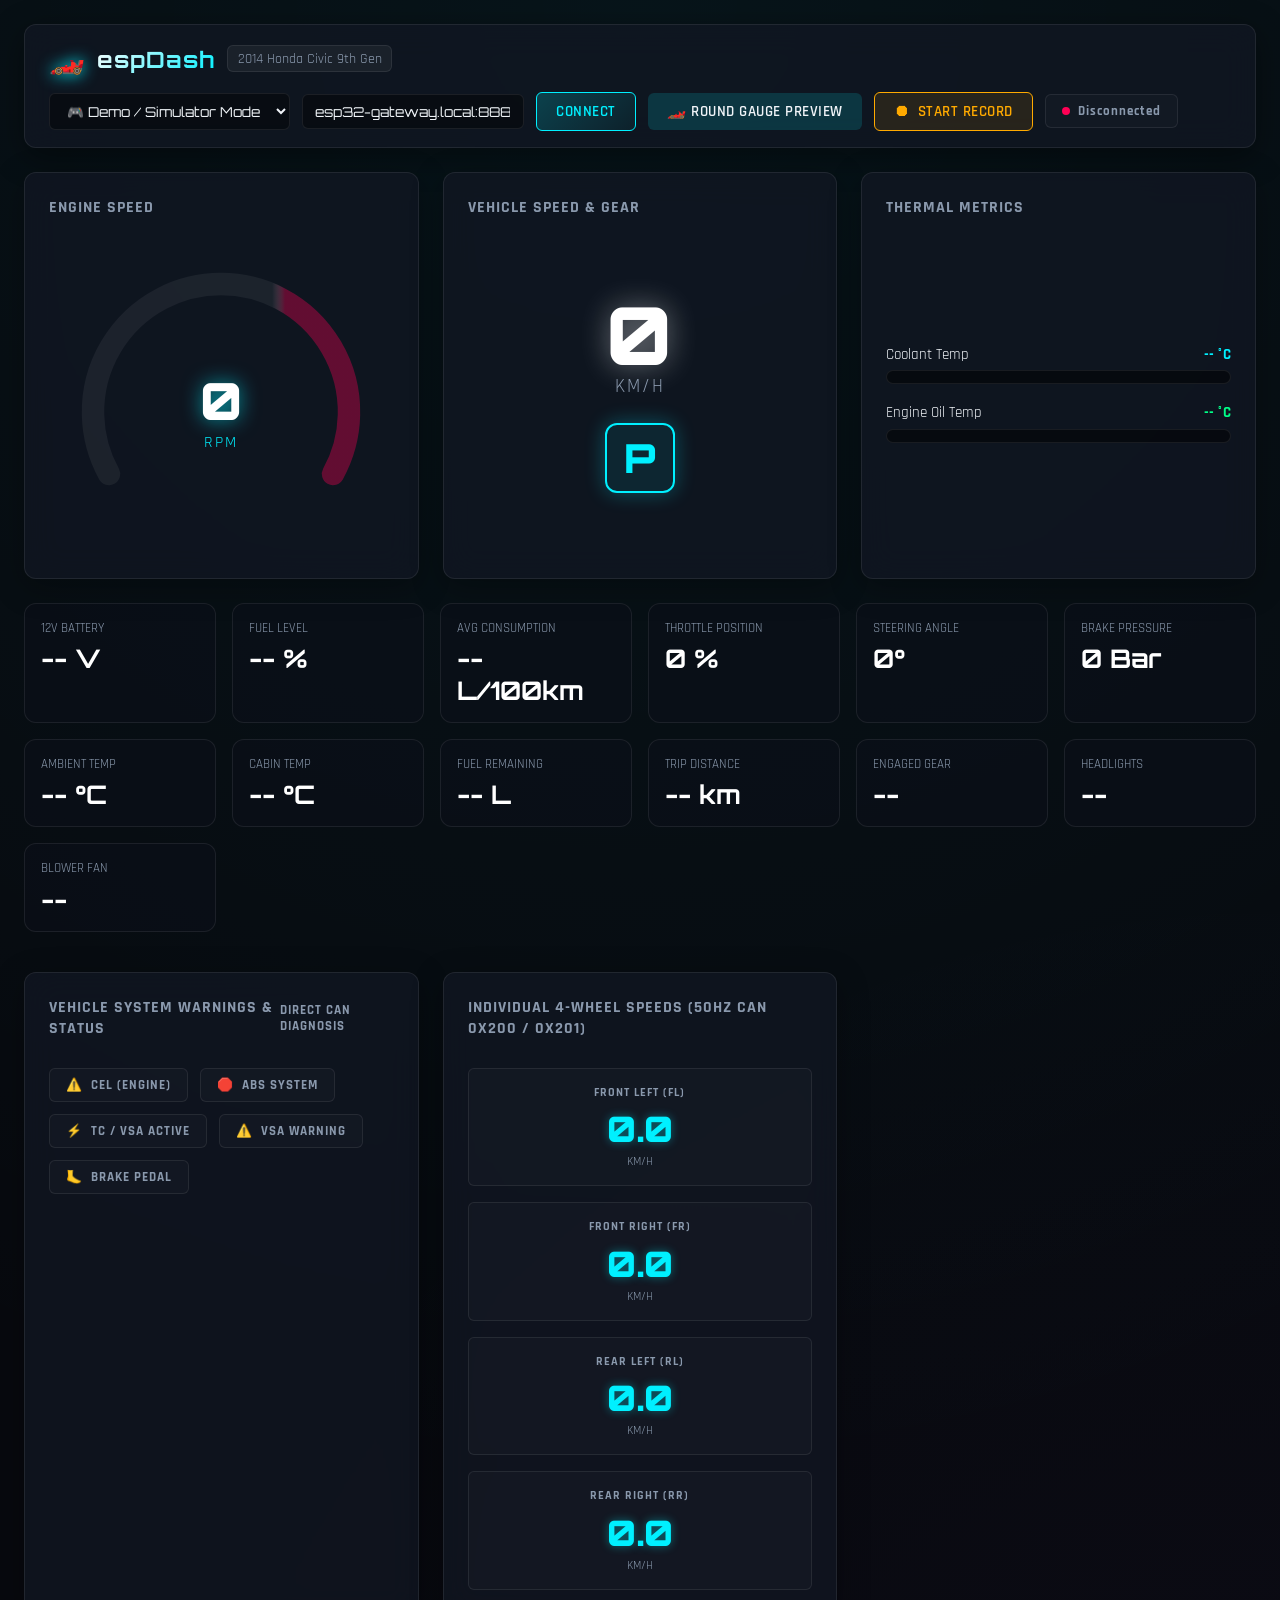
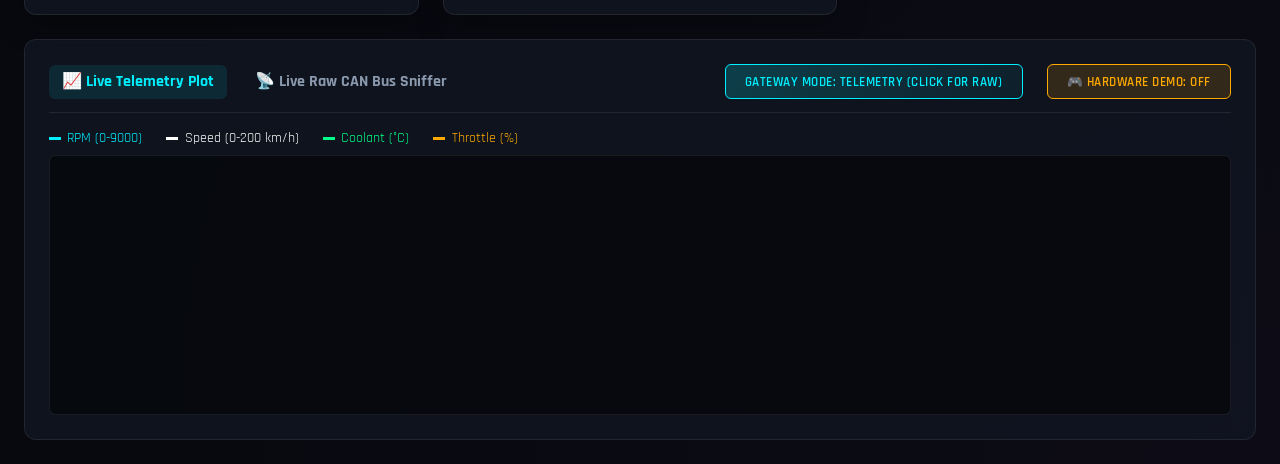
<file: web-dashboard/index.html>
<!DOCTYPE html>
<html lang="en">
<head>
    <meta charset="UTF-8">
    <meta name="viewport" content="width=device-width, initial-scale=1.0">
    <title>espDash - Honda Civic 9th Gen Telemetry Dashboard</title>
    <meta name="description" content="Distributed low-latency automotive telemetry and raw CAN bus sniffer dashboard for 2014 Honda Civic (9th Gen).">
    <link rel="stylesheet" href="style.css">
</head>
<body>

    <!-- TOP CONTROL BAR -->
    <header class="top-bar">
        <div class="brand">
            <span class="logo-icon">🏎️</span>
            <h1>espDash</h1>
            <span class="vehicle-tag">2014 Honda Civic 9th Gen</span>
        </div>

        <div class="controls-group">
            <select id="connectionMode" class="input-field">
                <option value="demo">🎮 Demo / Simulator Mode</option>
                <option value="websocket">WebSocket (Wi-Fi)</option>
                <option value="webserial">WebSerial (USB CDC)</option>
            </select>

            <input type="text" id="wsHost" class="input-field" value="esp32-gateway.local:8888" placeholder="esp32-gateway.local:8888">

            <button id="btnConnect" class="btn btn-primary">Connect</button>

            <!-- ROUND GAUGE PREVIEW LINK -->
            <a href="xiao_round_gauge_preview.html" target="_blank" class="btn" style="background: rgba(0,240,255,0.15); color: var(--color-cyan); border: 1px solid var(--color-cyan); text-decoration: none; display: inline-flex; align-items: center; gap: 6px; font-weight: 600;">
                <span>🏎️ Round Gauge Preview</span>
            </a>

            <!-- RAW CAN LOG RECORDING CONTROL -->
            <button id="btnRecord" class="btn btn-record" disabled>
                <span id="recordDot">⏺</span> <span id="recordLabel">Start Record</span>
                <span id="recordTimer" style="display:none; font-family: var(--font-gauge); font-size: 0.85rem; margin-left: 0.3rem;">00:00</span>
            </button>

            <div id="statusBadge" class="status-badge disconnected">
                <span class="status-dot"></span>
                <span id="statusText">Disconnected</span>
            </div>
        </div>
    </header>

    <!-- MAIN INSTRUMENT CLUSTER -->
    <main class="dashboard-grid">

        <!-- CARD 1: TACHOMETER (RPM GAUGE) -->
        <section class="card">
            <div class="card-title">
                <span>Engine Speed</span>
                <span id="shiftAlert" class="shift-alert-banner">SHIFT!</span>
            </div>
            
            <div class="tach-wrapper">
                <svg class="tach-svg" viewBox="0 0 200 200">
                    <defs>
                        <!-- Background Track Gradient with Integrated Redline Zone (75% to 100%) -->
                        <linearGradient id="bgTrackGradient" x1="0%" y1="0%" x2="100%" y2="0%">
                            <stop offset="0%" stop-color="rgba(255, 255, 255, 0.06)"/>
                            <stop offset="70%" stop-color="rgba(255, 255, 255, 0.06)"/>
                            <stop offset="75%" stop-color="rgba(255, 0, 85, 0.35)"/>
                            <stop offset="100%" stop-color="rgba(255, 0, 85, 0.35)"/>
                        </linearGradient>

                        <!-- Live Dynamic Fill Gradient -->
                        <linearGradient id="tachGradient" x1="0%" y1="0%" x2="100%" y2="0%">
                            <stop offset="0%" stop-color="#00f0ff"/>
                            <stop offset="70%" stop-color="#00ff88"/>
                            <stop offset="90%" stop-color="#ffaa00"/>
                            <stop offset="100%" stop-color="#ff0055"/>
                        </linearGradient>
                    </defs>

                    <!-- Single Integrated Background Arc Track -->
                    <path d="M 30 150 A 80 80 0 1 1 170 150" fill="none" stroke="url(#bgTrackGradient)" stroke-width="14" stroke-linecap="round"/>

                    <!-- Dynamic Live Fill Arc -->
                    <path id="tachFillArc" d="M 30 150 A 80 80 0 1 1 170 150" fill="none" stroke="url(#tachGradient)" stroke-width="14" stroke-linecap="round" stroke-dasharray="377" stroke-dashoffset="377"/>
                </svg>

                <div class="tach-center-readout">
                    <div id="valRpm" class="tach-rpm-val">0</div>
                    <div class="tach-rpm-unit">RPM</div>
                </div>
            </div>
        </section>

        <!-- CARD 2: SPEEDOMETER & TRANSMISSION GEAR -->
        <section class="card">
            <div class="card-title">
                <span>Vehicle Speed & Gear</span>
                <span id="valEngineRunning" style="color: var(--accent-green); font-size: 0.8rem; display:none;">● ENGINE ON</span>
            </div>

            <div class="speed-gear-container">
                <div>
                    <div id="valSpeed" class="speed-val">0</div>
                    <div class="speed-unit" style="text-align: center;">KM/H</div>
                </div>

                <div class="gear-badge-box">
                    <div id="valGear" class="gear-badge">P</div>
                </div>
            </div>
        </section>

        <!-- CARD 3: ENGINE TEMPERATURES (COOLANT & OIL) -->
        <section class="card">
            <div class="card-title">
                <span>Thermal Metrics</span>
                <span id="overheatAlert" style="color: var(--accent-crimson); font-size: 0.8rem; display:none;">⚠️ OVERHEAT</span>
            </div>

            <div class="temp-bars-grid">
                <div class="temp-item">
                    <div class="temp-header">
                        <span>Coolant Temp</span>
                        <span id="valWaterTemp" style="color: var(--accent-cyan); font-weight:700;">-- °C</span>
                    </div>
                    <div class="progress-track">
                        <div id="fillWaterTemp" class="progress-fill"></div>
                    </div>
                </div>

                <div class="temp-item">
                    <div class="temp-header">
                        <span>Engine Oil Temp</span>
                        <span id="valOilTemp" style="color: var(--accent-green); font-weight:700;">-- °C</span>
                    </div>
                    <div class="progress-track">
                        <div id="fillOilTemp" class="progress-fill"></div>
                    </div>
                </div>
            </div>
        </section>

        <!-- TELEMETRY SECONDARY CARDS GRID -->
        <div class="telemetry-cards-grid">
            <div class="mini-card">
                <div class="mini-card-label">12V Battery</div>
                <div id="valBattery" class="mini-card-value">-- V</div>
            </div>

            <div class="mini-card">
                <div class="mini-card-label">Fuel Level</div>
                <div id="valFuelLevel" class="mini-card-value">-- %</div>
            </div>
            <div class="mini-card">
                <div class="mini-card-label">Avg Consumption</div>
                <div id="valFuel" class="mini-card-value">-- L/100km</div>
            </div>

            <div class="mini-card">
                <div class="mini-card-label">Throttle Position</div>
                <div id="valThrottle" class="mini-card-value">0 %</div>
            </div>

            <div class="mini-card">
                <div class="mini-card-label">Steering Angle</div>
                <div id="valSteering" class="mini-card-value">0°</div>
            </div>

            <div class="mini-card">
                <div class="mini-card-label">Brake Pressure</div>
                <div id="valBrake" class="mini-card-value">0 Bar</div>
            </div>

            <div class="mini-card">
                <div class="mini-card-label">Ambient Temp</div>
                <div id="valAmbient" class="mini-card-value">-- °C</div>
            </div>

            <div class="mini-card">
                <div class="mini-card-label">Cabin Temp</div>
                <div id="valCabin" class="mini-card-value">-- °C</div>
            </div>

            <div class="mini-card">
                <div class="mini-card-label">Fuel Remaining</div>
                <div id="valFuelLitres" class="mini-card-value">-- L</div>
            </div>

            <div class="mini-card">
                <div class="mini-card-label">Trip Distance</div>
                <div id="valTrip" class="mini-card-value">-- km</div>
            </div>

            <div class="mini-card">
                <div class="mini-card-label">Engaged Gear</div>
                <div id="valGearNum" class="mini-card-value">--</div>
            </div>

            <div class="mini-card">
                <div class="mini-card-label">Headlights</div>
                <div id="valLights" class="mini-card-value">--</div>
            </div>

            <div class="mini-card">
                <div class="mini-card-label">Blower Fan</div>
                <div id="valFan" class="mini-card-value">--</div>
            </div>
        </div>

        <!-- VEHICLE HEALTH & SYSTEM WARNING BADGES BAR -->
        <section class="card" style="margin-top: 1rem;">
            <div class="card-title">
                <span>Vehicle System Warnings & Status</span>
                <span style="font-size: 0.8rem; color: var(--text-muted);">Direct CAN Diagnosis</span>
            </div>
            <div class="status-badges-container">
                <div id="badgeCEL" class="status-badge status-off">
                    <span class="badge-icon">⚠️</span>
                    <span class="badge-text">CEL (ENGINE)</span>
                </div>
                <div id="badgeABS" class="status-badge status-off">
                    <span class="badge-icon">🛑</span>
                    <span class="badge-text">ABS SYSTEM</span>
                </div>
                <div id="badgeTC" class="status-badge status-off">
                    <span class="badge-icon">⚡</span>
                    <span class="badge-text">TC / VSA ACTIVE</span>
                </div>
                <div id="badgeVSA" class="status-badge status-off">
                    <span class="badge-icon">⚠️</span>
                    <span class="badge-text">VSA WARNING</span>
                </div>
                <div id="badgeBrakeSw" class="status-badge status-off">
                    <span class="badge-icon">🦶</span>
                    <span class="badge-text">BRAKE PEDAL</span>
                </div>
            </div>
        </section>

        <!-- 4-WHEEL INDIVIDUAL SPEEDS VISUALIZER -->
        <section class="card" style="margin-top: 1rem;">
            <div class="card-title">
                <span>Individual 4-Wheel Speeds (50Hz CAN 0x200 / 0x201)</span>
                <span id="slipStatus" style="color: var(--accent-amber); font-weight:700; font-size: 0.85rem; display:none;">⚠️ WHEEL SLIP DETECTED</span>
            </div>
            <div class="wheel-speeds-grid">
                <div class="wheel-box fl">
                    <div class="wheel-label">FRONT LEFT (FL)</div>
                    <div id="valWheelFL" class="wheel-speed-val">0.0</div>
                    <div class="wheel-unit">KM/H</div>
                </div>
                <div class="wheel-box fr">
                    <div class="wheel-label">FRONT RIGHT (FR)</div>
                    <div id="valWheelFR" class="wheel-speed-val">0.0</div>
                    <div class="wheel-unit">KM/H</div>
                </div>
                <div class="wheel-box rl">
                    <div class="wheel-label">REAR LEFT (RL)</div>
                    <div id="valWheelRL" class="wheel-speed-val">0.0</div>
                    <div class="wheel-unit">KM/H</div>
                </div>
                <div class="wheel-box rr">
                    <div class="wheel-label">REAR RIGHT (RR)</div>
                    <div id="valWheelRR" class="wheel-speed-val">0.0</div>
                    <div class="wheel-unit">KM/H</div>
                </div>
            </div>
        </section>

    </main>

    <!-- BOTTOM TABBED PANEL: TELEMETRY PLOT & RAW CAN SNIFFER -->
    <section class="bottom-panel">
        <div class="tab-header">
            <button id="tabPlotBtn" class="tab-btn active">📈 Live Telemetry Plot</button>
            <button id="tabSnifferBtn" class="tab-btn">📡 Live Raw CAN Bus Sniffer</button>
            <button id="tabToggleModeBtn" class="btn btn-primary" style="margin-left: auto; font-size: 0.8rem;">Gateway Mode: TELEMETRY (Click for RAW)</button>
            <button id="btnToggleDemo" class="btn" style="margin-left: 0.5rem; font-size: 0.8rem; background: rgba(255, 170, 0, 0.15); color: #ffaa00; border: 1px solid #ffaa00; font-weight: 600;">🎮 Hardware Demo: OFF</button>
        </div>

        <!-- TAB 1: LIVE TELEMETRY PLOT CANVAS -->
        <div id="plotContainer" class="tab-content">
            <div class="chart-legend" style="display: flex; gap: 1.5rem; font-family: var(--font-heading); font-size: 0.85rem; margin-bottom: 0.5rem; align-items: center;">
                <span style="color: var(--accent-cyan); display: flex; align-items: center; gap: 0.4rem;">
                    <span style="width:12px; height:3px; background:var(--accent-cyan); display:inline-block;"></span> RPM (0-9000)
                </span>
                <span style="color: #fff; display: flex; align-items: center; gap: 0.4rem;">
                    <span style="width:12px; height:3px; background:#fff; display:inline-block;"></span> Speed (0-200 km/h)
                </span>
                <span style="color: var(--accent-green); display: flex; align-items: center; gap: 0.4rem;">
                    <span style="width:12px; height:3px; background:var(--accent-green); display:inline-block;"></span> Coolant (°C)
                </span>
                <span style="color: var(--accent-amber); display: flex; align-items: center; gap: 0.4rem;">
                    <span style="width:12px; height:3px; background:var(--accent-amber); display:inline-block;"></span> Throttle (%)
                </span>
            </div>
            <div style="width: 100%; height: 260px; position: relative; background: rgba(0,0,0,0.5); border-radius: var(--radius-sm); border: 1px solid var(--border-color); padding: 0.5rem;">
                <canvas id="telemetryChartCanvas"></canvas>
            </div>
        </div>

        <!-- TAB 2: LIVE RAW CAN SNIFFER TABLE -->
        <div id="snifferContainer" class="tab-content" style="display: none;">
            <div class="table-wrapper">
                <table class="sniffer-table">
                    <thead>
                        <tr>
                            <th>Timestamp (ms)</th>
                            <th>CAN ID (Hex)</th>
                            <th>DLC</th>
                            <th>Raw Hex Data</th>
                            <th>Frequency</th>
                        </tr>
                    </thead>
                    <tbody id="snifferTableBody">
                        <tr>
                            <td colspan="5" style="text-align: center; color: var(--text-dim); padding: 2rem;">
                                Connect to Gateway or start Demo Mode to view live CAN frames...
                            </td>
                        </tr>
                    </tbody>
                </table>
            </div>
        </div>
    </section>

    <script src="app.js"></script>
</body>
</html>
</file>
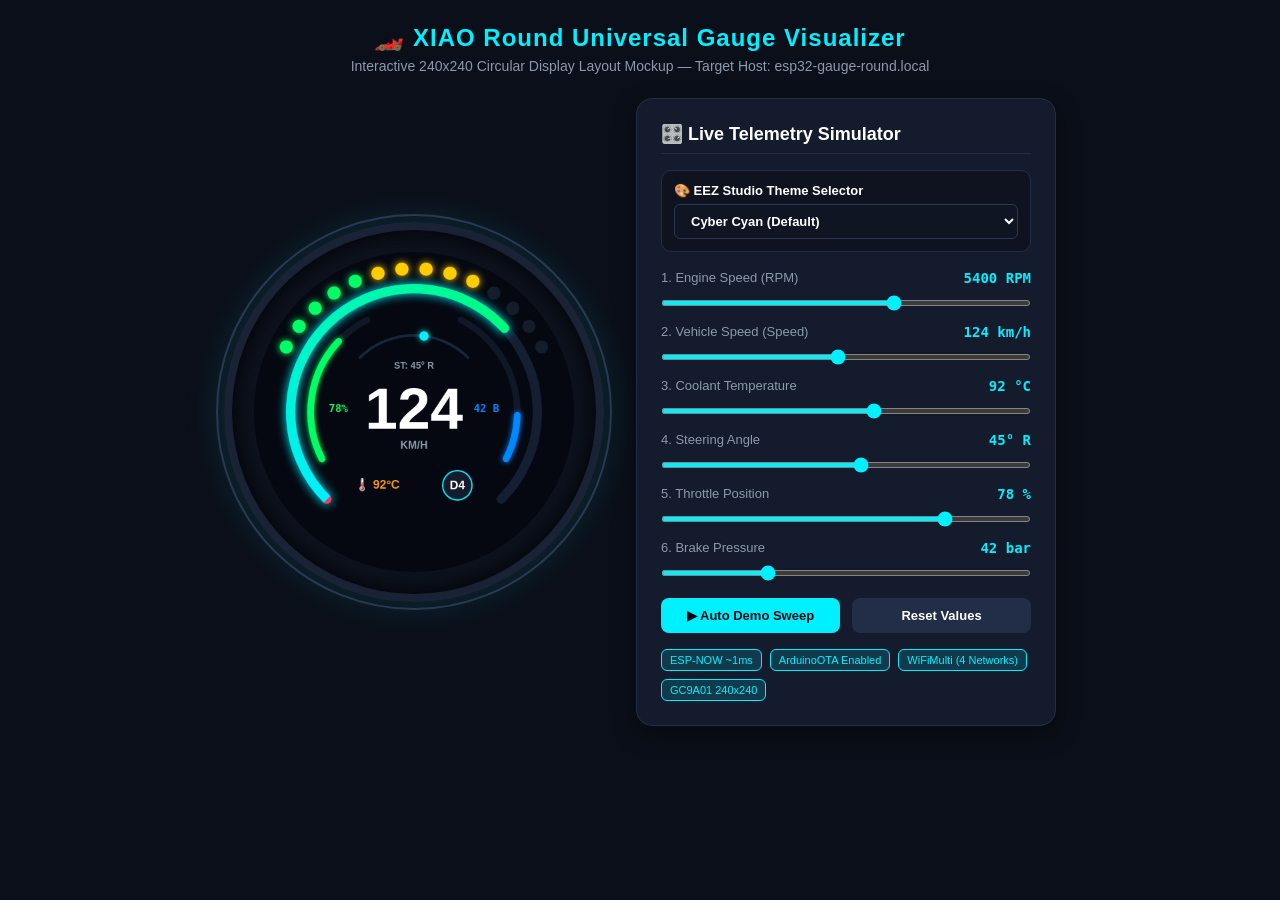
<file: web-dashboard/xiao_round_gauge_preview.html>
<!DOCTYPE html>
<html lang="en">
<head>
    <meta charset="UTF-8">
    <meta name="viewport" content="width=device-width, initial-scale=1.0">
    <title>XIAO Round Universal Gauge UI Preview - espDash</title>
    <style>
        :root {
            --bg-color: #0b0f19;
            --card-bg: #141b2d;
            --accent-cyan: #00f0ff;
            --accent-green: #00ff66;
            --accent-yellow: #ffcc00;
            --accent-red: #ff3366;
            --accent-blue: #0088ff;
            --text-main: #ffffff;
            --text-muted: #8a99ad;
        }

        * {
            box-sizing: border-box;
            margin: 0;
            padding: 0;
            font-family: -apple-system, BlinkMacSystemFont, 'Segoe UI', Roboto, Oxygen, Ubuntu, Cantarell, sans-serif;
        }

        body {
            background-color: var(--bg-color);
            color: var(--text-main);
            min-height: 100vh;
            display: flex;
            flex-direction: column;
            align-items: center;
            padding: 24px;
        }

        header {
            text-align: center;
            margin-bottom: 24px;
        }

        header h1 {
            font-size: 24px;
            letter-spacing: 1px;
            color: var(--accent-cyan);
            margin-bottom: 6px;
        }

        header p {
            color: var(--text-muted);
            font-size: 14px;
        }

        .main-container {
            display: flex;
            flex-wrap: wrap;
            gap: 32px;
            justify-content: center;
            align-items: center;
            max-width: 1100px;
            width: 100%;
        }

        .gauge-viewport-wrapper {
            position: relative;
            width: 380px;
            height: 380px;
            background: radial-gradient(circle at center, #1e2942 0%, #0b0f19 70%);
            border-radius: 50%;
            display: flex;
            justify-content: center;
            align-items: center;
            box-shadow: 0 0 40px rgba(0, 240, 255, 0.15), inset 0 0 20px rgba(0, 0, 0, 0.8);
            border: 8px solid #1a2336;
        }

        /* Bezel simulation */
        .gauge-viewport-wrapper::before {
            content: '';
            position: absolute;
            top: -16px;
            left: -16px;
            right: -16px;
            bottom: -16px;
            border-radius: 50%;
            border: 2px solid #2a3854;
            pointer-events: none;
        }

        canvas#gaugeCanvas {
            width: 320px;
            height: 320px;
            border-radius: 50%;
            background-color: #050811;
        }

        .controls-panel {
            background-color: var(--card-bg);
            border: 1px solid #222e48;
            border-radius: 16px;
            padding: 24px;
            width: 420px;
            box-shadow: 0 8px 24px rgba(0, 0, 0, 0.4);
        }

        .controls-panel h2 {
            font-size: 18px;
            margin-bottom: 16px;
            color: var(--text-main);
            border-bottom: 1px solid #222e48;
            padding-bottom: 8px;
        }

        .control-group {
            margin-bottom: 14px;
        }

        .control-group label {
            display: flex;
            justify-content: space-between;
            font-size: 13px;
            color: var(--text-muted);
            margin-bottom: 6px;
            font-weight: 500;
        }

        .control-group label span.val {
            color: var(--accent-cyan);
            font-family: monospace;
            font-size: 14px;
            font-weight: bold;
        }

        input[type="range"] {
            width: 100%;
            accent-color: var(--accent-cyan);
            background: #0f1523;
            height: 6px;
            border-radius: 3px;
            outline: none;
        }

        .btn-row {
            display: flex;
            gap: 12px;
            margin-top: 18px;
        }

        .btn {
            flex: 1;
            padding: 10px;
            border: none;
            border-radius: 8px;
            font-weight: 600;
            font-size: 13px;
            cursor: pointer;
            transition: all 0.2s ease;
        }

        .btn-primary {
            background-color: var(--accent-cyan);
            color: #050811;
        }

        .btn-primary:hover {
            background-color: #33f3ff;
            transform: translateY(-1px);
        }

        .btn-secondary {
            background-color: #222e48;
            color: var(--text-main);
        }

        .btn-secondary:hover {
            background-color: #2c3c5e;
        }

        .badge-list {
            display: flex;
            gap: 8px;
            margin-top: 16px;
            flex-wrap: wrap;
        }

        .badge {
            font-size: 11px;
            padding: 4px 8px;
            border-radius: 6px;
            background-color: #1a2336;
            color: var(--text-muted);
            border: 1px solid #2a3854;
        }

        .badge.active {
            background-color: rgba(0, 240, 255, 0.15);
            color: var(--accent-cyan);
            border-color: var(--accent-cyan);
        }
    </style>
</head>
<body>

    <header>
        <h1>🏎️ XIAO Round Universal Gauge Visualizer</h1>
        <p>Interactive 240x240 Circular Display Layout Mockup — Target Host: <code>esp32-gauge-round.local</code></p>
    </header>

    <div class="main-container">
        <!-- Circular Display Gauge Simulator -->
        <div class="gauge-viewport-wrapper">
            <canvas id="gaugeCanvas" width="480" height="480"></canvas>
        </div>

        <!-- Live Controls Panel -->
        <div class="controls-panel">
            <h2>🎛️ Live Telemetry Simulator</h2>

            <div class="control-group" style="margin-bottom: 18px; background: rgba(0,0,0,0.3); padding: 12px; border-radius: 10px; border: 1px solid #222e48;">
                <label style="font-weight: bold; color: var(--text-main);">🎨 EEZ Studio Theme Selector</label>
                <select id="themeSelector" style="width: 100%; padding: 8px 12px; border-radius: 6px; background: #0f1523; color: #fff; border: 1px solid #2a3854; font-size: 13px; font-weight: 600; cursor: pointer;">
                    <option value="theme_default">Cyber Cyan (Default)</option>
                    <option value="theme_18_black_white_shapes">Theme 18: The Black White Shapes (EEZ Studio #18)</option>
                </select>
            </div>

            <div class="control-group">
                <label>1. Engine Speed (RPM) <span class="val" id="valRpm">5400 RPM</span></label>
                <input type="range" id="sliderRpm" min="0" max="8500" value="5400" step="50">
            </div>

            <div class="control-group">
                <label>2. Vehicle Speed (Speed) <span class="val" id="valSpeed">124 km/h</span></label>
                <input type="range" id="sliderSpeed" min="0" max="260" value="124" step="1">
            </div>

            <div class="control-group">
                <label>3. Coolant Temperature <span class="val" id="valTemp">92 °C</span></label>
                <input type="range" id="sliderTemp" min="40" max="130" value="92" step="1">
            </div>

            <div class="control-group">
                <label>4. Steering Angle <span class="val" id="valSteering">45° R</span></label>
                <input type="range" id="sliderSteering" min="-540" max="540" value="45" step="5">
            </div>

            <div class="control-group">
                <label>5. Throttle Position <span class="val" id="valThrottle">78 %</span></label>
                <input type="range" id="sliderThrottle" min="0" max="100" value="78" step="1">
            </div>

            <div class="control-group">
                <label>6. Brake Pressure <span class="val" id="valBrake">42 bar</span></label>
                <input type="range" id="sliderBrake" min="0" max="150" value="42" step="1">
            </div>

            <div class="btn-row">
                <button class="btn btn-primary" id="btnAutoDemo">▶ Auto Demo Sweep</button>
                <button class="btn btn-secondary" id="btnReset">Reset Values</button>
            </div>

            <div class="badge-list">
                <span class="badge active">ESP-NOW ~1ms</span>
                <span class="badge active">ArduinoOTA Enabled</span>
                <span class="badge active">WiFiMulti (4 Networks)</span>
                <span class="badge active">GC9A01 240x240</span>
            </div>
        </div>
    </div>

    <script>
        const canvas = document.getElementById('gaugeCanvas');
        const ctx = canvas.getContext('2d');

        // Inputs
        const sliderRpm = document.getElementById('sliderRpm');
        const sliderSpeed = document.getElementById('sliderSpeed');
        const sliderTemp = document.getElementById('sliderTemp');
        const sliderSteering = document.getElementById('sliderSteering');
        const sliderThrottle = document.getElementById('sliderThrottle');
        const sliderBrake = document.getElementById('sliderBrake');

        // Value Displays
        const valRpm = document.getElementById('valRpm');
        const valSpeed = document.getElementById('valSpeed');
        const valTemp = document.getElementById('valTemp');
        const valSteering = document.getElementById('valSteering');
        const valThrottle = document.getElementById('valThrottle');
        const valBrake = document.getElementById('valBrake');

        const btnAutoDemo = document.getElementById('btnAutoDemo');
        const btnReset = document.getElementById('btnReset');

        let isDemoMode = false;
        let demoPhase = 0;

        function updateLabels() {
            valRpm.textContent = `${sliderRpm.value} RPM`;
            valSpeed.textContent = `${sliderSpeed.value} km/h`;
            valTemp.textContent = `${sliderTemp.value} °C`;
            const st = parseInt(sliderSteering.value);
            valSteering.textContent = st === 0 ? "0°" : (st > 0 ? `${st}° R` : `${Math.abs(st)}° L`);
            valThrottle.textContent = `${sliderThrottle.value} %`;
            valBrake.textContent = `${sliderBrake.value} bar`;
        }

        [sliderRpm, sliderSpeed, sliderTemp, sliderSteering, sliderThrottle, sliderBrake].forEach(s => {
            s.addEventListener('input', () => {
                isDemoMode = false;
                btnAutoDemo.textContent = '▶ Auto Demo Sweep';
                updateLabels();
            });
        });

        btnReset.addEventListener('click', () => {
            isDemoMode = false;
            btnAutoDemo.textContent = '▶ Auto Demo Sweep';
            sliderRpm.value = 5400;
            sliderSpeed.value = 124;
            sliderTemp.value = 92;
            sliderSteering.value = 45;
            sliderThrottle.value = 78;
            sliderBrake.value = 42;
            updateLabels();
        });

        btnAutoDemo.addEventListener('click', () => {
            isDemoMode = !isDemoMode;
            btnAutoDemo.textContent = isDemoMode ? '⏸ Pause Demo' : '▶ Auto Demo Sweep';
        });

        const themeSelector = document.getElementById('themeSelector');
        themeSelector.addEventListener('change', () => {
            if (themeSelector.value === 'theme_18_black_white_shapes') {
                document.body.setAttribute('data-theme', 'theme-18');
                canvas.style.backgroundColor = '#000000';
            } else {
                document.body.removeAttribute('data-theme');
                canvas.style.backgroundColor = '#050811';
            }
            drawGauge();
        });

        function drawGauge() {
            const w = canvas.width; // 480
            const h = canvas.height; // 480
            const cx = w / 2;
            const cy = h / 2;

            const isTheme18 = (themeSelector.value === 'theme_18_black_white_shapes');

            // Theme Color Tokens
            const colorRpmStart = isTheme18 ? '#9A9797' : '#00f0ff';
            const colorRpmMid = isTheme18 ? '#DBCFCF' : '#00ff66';
            const colorRpmPeak = isTheme18 ? '#ffffff' : '#ffcc00';
            const colorRpmAlert = isTheme18 ? '#ffffff' : '#ff3366';

            const colorThrottle = isTheme18 ? '#ffffff' : '#00ff66';
            const colorBrake = isTheme18 ? '#9A9797' : '#0088ff';
            const colorSteering = isTheme18 ? '#DBCFCF' : '#00f0ff';
            const colorTextMuted = isTheme18 ? '#9A9797' : '#8a99ad';
            const colorTrack = isTheme18 ? '#1c1c1c' : '#151f33';
            const colorBgTrack = isTheme18 ? '#121212' : '#101726';

            ctx.clearRect(0, 0, w, h);

            // Read values
            const rpm = parseFloat(sliderRpm.value);
            const speed = parseFloat(sliderSpeed.value);
            const temp = parseFloat(sliderTemp.value);
            const steering = parseFloat(sliderSteering.value);
            const throttle = parseFloat(sliderThrottle.value);
            const brake = parseFloat(sliderBrake.value);

            // 1. Shift Light Outer LED Ring (Top Arc from 135° to 45° across top, i.e. 210° to 330°)
            const shiftStart = Math.PI * 1.15;
            const shiftEnd = Math.PI * 1.85;
            const ledCount = 14;
            const rpmPct = Math.min(1.0, rpm / 7200);

            for (let i = 0; i < ledCount; i++) {
                const angle = shiftStart + (i / (ledCount - 1)) * (shiftEnd - shiftStart);
                const lx = cx + Math.cos(angle) * 215;
                const ly = cy + Math.sin(angle) * 215;
                const activeThreshold = (i + 1) / ledCount;

                ctx.beginPath();
                ctx.arc(lx, ly, 10, 0, Math.PI * 2);

                if (rpmPct >= activeThreshold) {
                    if (isTheme18) {
                        ctx.fillStyle = (i < 5) ? '#9A9797' : ((i < 10) ? '#DBCFCF' : '#ffffff');
                    } else {
                        if (i < 5) ctx.fillStyle = '#00ff66';      // Green LEDs
                        else if (i < 10) ctx.fillStyle = '#ffcc00'; // Yellow LEDs
                        else ctx.fillStyle = '#ff0044';             // Red Shift Warning
                    }
                    ctx.shadowColor = ctx.fillStyle;
                    ctx.shadowBlur = isTheme18 ? 6 : 12;
                } else {
                    ctx.fillStyle = isTheme18 ? '#181818' : '#151d2a';
                    ctx.shadowBlur = 0;
                }
                ctx.fill();
                ctx.shadowBlur = 0;
            }

            // 2. RPM Outer Sweep Arc (0 to 8000 RPM, angle from 135° to 45°)
            const rpmAngleStart = Math.PI * 0.75; // 135 deg
            const rpmAngleEnd = Math.PI * 2.25;   // 405 deg (45 deg)
            const currentRpmAngle = rpmAngleStart + (Math.min(rpm, 8000) / 8000) * (rpmAngleEnd - rpmAngleStart);

            // Track background arc
            ctx.beginPath();
            ctx.arc(cx, cy, 185, rpmAngleStart, rpmAngleEnd);
            ctx.strokeStyle = colorTrack;
            ctx.lineWidth = 14;
            ctx.stroke();

            // Active RPM arc gradient
            const rpmGrad = ctx.createConicGradient(rpmAngleStart, cx, cy);
            rpmGrad.addColorStop(0, colorRpmStart);
            rpmGrad.addColorStop(0.6, colorRpmMid);
            rpmGrad.addColorStop(0.85, colorRpmPeak);
            rpmGrad.addColorStop(1.0, colorRpmAlert);

            ctx.beginPath();
            ctx.arc(cx, cy, 185, rpmAngleStart, currentRpmAngle);
            ctx.strokeStyle = rpmGrad;
            ctx.lineWidth = 14;
            ctx.lineCap = 'round';
            ctx.shadowColor = colorRpmStart;
            ctx.shadowBlur = isTheme18 ? 4 : 15;
            ctx.stroke();
            ctx.shadowBlur = 0;

            // 3. Left Arc: Throttle Position (0 - 100%)
            const thStart = Math.PI * 0.85;
            const thEnd = Math.PI * 1.35;
            const thValAngle = thStart + (throttle / 100) * (thEnd - thStart);

            ctx.beginPath();
            ctx.arc(cx, cy, 155, thStart, thEnd);
            ctx.strokeStyle = colorBgTrack;
            ctx.lineWidth = 10;
            ctx.stroke();

            ctx.beginPath();
            ctx.arc(cx, cy, 155, thStart, thValAngle);
            ctx.strokeStyle = colorThrottle;
            ctx.lineWidth = 10;
            ctx.lineCap = 'round';
            ctx.shadowColor = colorThrottle;
            ctx.shadowBlur = isTheme18 ? 4 : 8;
            ctx.stroke();
            ctx.shadowBlur = 0;

            // Throttle label
            ctx.fillStyle = colorThrottle;
            ctx.font = 'bold 16px monospace';
            ctx.textAlign = 'left';
            ctx.fillText(`${Math.round(throttle)}%`, cx - 128, cy);

            // 4. Right Arc: Brake Pressure (0 - 150 bar)
            const brStart = Math.PI * 2.15;
            const brEnd = Math.PI * 1.65;
            const brValAngle = brStart - (Math.min(brake, 150) / 150) * (brStart - brEnd);

            ctx.beginPath();
            ctx.arc(cx, cy, 155, brEnd, brStart);
            ctx.strokeStyle = colorBgTrack;
            ctx.lineWidth = 10;
            ctx.stroke();

            ctx.beginPath();
            ctx.arc(cx, cy, 155, brValAngle, brStart);
            ctx.strokeStyle = colorBrake;
            ctx.lineWidth = 10;
            ctx.lineCap = 'round';
            ctx.shadowColor = colorBrake;
            ctx.shadowBlur = isTheme18 ? 4 : 8;
            ctx.stroke();
            ctx.shadowBlur = 0;

            // Brake label
            ctx.fillStyle = colorBrake;
            ctx.font = 'bold 16px monospace';
            ctx.textAlign = 'right';
            ctx.fillText(`${Math.round(brake)} B`, cx + 128, cy);

            // 5. Steering Angle Dial Ring (Inner Arc)
            const stAngleRad = (steering / 540) * (Math.PI * 0.5);
            ctx.beginPath();
            ctx.arc(cx, cy, 115, Math.PI * 1.25, Math.PI * 1.75);
            ctx.strokeStyle = isTheme18 ? '#222222' : '#1a263c';
            ctx.lineWidth = 4;
            ctx.stroke();

            // Steering needle dot
            const stDotAngle = Math.PI * 1.5 + stAngleRad;
            const stDotX = cx + Math.cos(stDotAngle) * 115;
            const stDotY = cy + Math.sin(stDotAngle) * 115;

            ctx.beginPath();
            ctx.arc(stDotX, stDotY, 7, 0, Math.PI * 2);
            ctx.fillStyle = colorSteering;
            ctx.shadowColor = colorSteering;
            ctx.shadowBlur = isTheme18 ? 4 : 10;
            ctx.fill();
            ctx.shadowBlur = 0;

            // Steering Angle Text
            ctx.fillStyle = colorTextMuted;
            ctx.font = 'bold 14px sans-serif';
            ctx.textAlign = 'center';
            const stText = steering === 0 ? "ST: 0°" : (steering > 0 ? `ST: ${Math.round(steering)}° R` : `ST: ${Math.round(Math.abs(steering))}° L`);
            ctx.fillText(stText, cx, cy - 65);

            // 6. Center Digital Speed Readout
            ctx.fillStyle = '#ffffff';
            ctx.font = '900 88px -apple-system, sans-serif';
            ctx.textAlign = 'center';
            ctx.fillText(Math.round(speed), cx, cy + 25);

            ctx.fillStyle = colorTextMuted;
            ctx.font = 'bold 16px sans-serif';
            ctx.fillText('KM/H', cx, cy + 55);

            // 7. Coolant Temp Badge & Gear
            const isOverheat = temp > 105;
            ctx.fillStyle = isOverheat ? (isTheme18 ? '#ffffff' : '#ff3366') : (isTheme18 ? '#DBCFCF' : '#ff9900');
            ctx.font = 'bold 18px sans-serif';
            ctx.fillText(`🌡️ ${Math.round(temp)}°C`, cx - 55, cy + 115);

            // Gear Badge
            ctx.beginPath();
            ctx.arc(cx + 65, cy + 110, 22, 0, Math.PI * 2);
            ctx.fillStyle = isTheme18 ? '#141414' : '#141b2d';
            ctx.strokeStyle = isTheme18 ? '#ffffff' : '#00f0ff';
            ctx.lineWidth = 2;
            ctx.fill();
            ctx.stroke();

            ctx.fillStyle = '#ffffff';
            ctx.font = 'bold 18px sans-serif';
            ctx.fillText('D4', cx + 65, cy + 116);
        }

        function animate() {
            if (isDemoMode) {
                demoPhase += 0.03;
                sliderRpm.value = Math.round(3000 + Math.sin(demoPhase) * 2800 + Math.sin(demoPhase * 3) * 500);
                sliderSpeed.value = Math.round(80 + Math.sin(demoPhase * 0.8) * 50);
                sliderSteering.value = Math.round(Math.sin(demoPhase * 1.2) * 180);
                sliderThrottle.value = Math.round(50 + Math.sin(demoPhase * 1.5) * 45);
                sliderBrake.value = Math.round(Math.max(0, -Math.sin(demoPhase * 1.5) * 90));
                sliderTemp.value = Math.round(90 + Math.sin(demoPhase * 0.2) * 8);
                updateLabels();
            }
            drawGauge();
            requestAnimationFrame(animate);
        }

        updateLabels();
        animate();
    </script>
</body>
</html>
</file>
<file: web-dashboard/style.css>
@import url('https://fonts.googleapis.com/css2?family=Inter:wght@300;400;600;700&family=Orbitron:wght@500;700;900&family=Rajdhani:wght@500;600;700&display=swap');

:root {
    --bg-dark: #07090e;
    --bg-card: rgba(18, 23, 35, 0.75);
    --bg-card-hover: rgba(26, 33, 50, 0.85);
    --border-color: rgba(255, 255, 255, 0.08);
    --border-glow: rgba(0, 240, 255, 0.25);
    
    --text-main: #f0f4f8;
    --text-muted: #8a99ad;
    --text-dim: #4d5b6d;

    --accent-cyan: #00f0ff;
    --accent-green: #00ff88;
    --accent-amber: #ffaa00;
    --accent-crimson: #ff0055;
    --accent-purple: #9d4edd;

    --font-ui: 'Inter', system-ui, sans-serif;
    --font-heading: 'Rajdhani', sans-serif;
    --font-gauge: 'Orbitron', monospace;

    --radius-sm: 6px;
    --radius-md: 12px;
    --radius-lg: 20px;
    --radius-full: 9999px;
}

/* EEZ Studio Theme 18: The Black White Shapes */
[data-theme="theme-18"] {
    --bg-dark: #000000;
    --bg-card: rgba(18, 18, 18, 0.9);
    --bg-card-hover: rgba(30, 30, 30, 0.95);
    --border-color: #9A9797;
    --border-glow: rgba(219, 207, 207, 0.4);

    --text-main: #ffffff;
    --text-muted: #9A9797;
    --text-dim: #666666;

    --accent-cyan: #DBCFCF;
    --accent-green: #ffffff;
    --accent-amber: #9A9797;
    --accent-crimson: #ffffff;
    --accent-purple: #DBCFCF;
}

* {
    box-sizing: border-box;
    margin: 0;
    padding: 0;
}

body {
    background-color: var(--bg-dark);
    background-image: 
        radial-gradient(circle at 50% 0%, rgba(0, 240, 255, 0.05), transparent 70%),
        radial-gradient(circle at 100% 100%, rgba(157, 78, 221, 0.04), transparent 50%);
    color: var(--text-main);
    font-family: var(--font-ui);
    min-height: 100vh;
    padding: 1.5rem;
    display: flex;
    flex-direction: column;
    gap: 1.5rem;
    overflow-x: hidden;
}

/* =========================================================================
   HEADER & TOP CONTROL BAR
   ========================================================================= */
header.top-bar {
    background: var(--bg-card);
    backdrop-filter: blur(16px);
    -webkit-backdrop-filter: blur(16px);
    border: 1px solid var(--border-color);
    border-radius: var(--radius-md);
    padding: 1rem 1.5rem;
    display: flex;
    justify-content: space-between;
    align-items: center;
    flex-wrap: wrap;
    gap: 1rem;
    box-shadow: 0 8px 32px rgba(0, 0, 0, 0.4);
}

.brand {
    display: flex;
    align-items: center;
    gap: 0.75rem;
}

.brand .logo-icon {
    font-size: 1.8rem;
    filter: drop-shadow(0 0 8px var(--accent-cyan));
}

.brand h1 {
    font-family: var(--font-gauge);
    font-size: 1.4rem;
    letter-spacing: 1px;
    background: linear-gradient(135deg, #fff, var(--accent-cyan));
    -webkit-background-clip: text;
    -webkit-text-fill-color: transparent;
}

.brand span.vehicle-tag {
    font-family: var(--font-heading);
    font-size: 0.85rem;
    color: var(--text-muted);
    background: rgba(255, 255, 255, 0.05);
    padding: 0.2rem 0.6rem;
    border-radius: var(--radius-sm);
    border: 1px solid var(--border-color);
}

.controls-group {
    display: flex;
    align-items: center;
    gap: 0.75rem;
    flex-wrap: wrap;
}

.input-field {
    background: rgba(0, 0, 0, 0.4);
    border: 1px solid var(--border-color);
    border-radius: var(--radius-sm);
    padding: 0.5rem 0.8rem;
    color: var(--text-main);
    font-family: var(--font-gauge);
    font-size: 0.85rem;
    outline: none;
    transition: all 0.2s ease;
}

.input-field:focus {
    border-color: var(--accent-cyan);
    box-shadow: 0 0 10px rgba(0, 240, 255, 0.2);
}

.btn {
    font-family: var(--font-heading);
    font-size: 0.95rem;
    font-weight: 600;
    padding: 0.55rem 1.2rem;
    border-radius: var(--radius-sm);
    border: 1px solid transparent;
    cursor: pointer;
    display: inline-flex;
    align-items: center;
    gap: 0.5rem;
    transition: all 0.2s ease;
    text-transform: uppercase;
    letter-spacing: 0.5px;
}

.btn-primary {
    background: linear-gradient(135deg, rgba(0, 240, 255, 0.2), rgba(0, 240, 255, 0.05));
    border-color: var(--accent-cyan);
    color: var(--accent-cyan);
}

.btn-primary:hover {
    background: var(--accent-cyan);
    color: #000;
    box-shadow: 0 0 15px rgba(0, 240, 255, 0.5);
}

.btn-danger {
    background: linear-gradient(135deg, rgba(255, 0, 85, 0.2), rgba(255, 0, 85, 0.05));
    border-color: var(--accent-crimson);
    color: var(--accent-crimson);
}

.btn-danger:hover {
    background: var(--accent-crimson);
    color: #fff;
    box-shadow: 0 0 15px rgba(255, 0, 85, 0.5);
}

.btn-record {
    background: rgba(255, 170, 0, 0.1);
    border-color: var(--accent-amber);
    color: var(--accent-amber);
}

.btn-record.recording {
    background: var(--accent-crimson);
    border-color: var(--accent-crimson);
    color: #fff;
    animation: pulse-red 1.5s infinite;
}

@keyframes pulse-red {
    0% { box-shadow: 0 0 0 0 rgba(255, 0, 85, 0.7); }
    70% { box-shadow: 0 0 0 10px rgba(255, 0, 85, 0); }
    100% { box-shadow: 0 0 0 0 rgba(255, 0, 85, 0); }
}

.status-badge {
    display: inline-flex;
    align-items: center;
    gap: 0.5rem;
    font-family: var(--font-heading);
    font-size: 0.85rem;
    padding: 0.4rem 0.8rem;
    border-radius: var(--radius-full);
    background: rgba(255, 255, 255, 0.04);
    border: 1px solid var(--border-color);
}

.status-dot {
    width: 8px;
    height: 8px;
    border-radius: 50%;
    background: var(--text-dim);
}

.status-badge.connected .status-dot {
    background: var(--accent-green);
    box-shadow: 0 0 10px var(--accent-green);
}

.status-badge.disconnected .status-dot {
    background: var(--accent-crimson);
}

/* =========================================================================
   MAIN INSTRUMENT CLUSTER
   ========================================================================= */
main.dashboard-grid {
    display: grid;
    grid-template-columns: 1fr 1fr 1fr;
    gap: 1.5rem;
}

@media (max-width: 1200px) {
    main.dashboard-grid {
        grid-template-columns: 1fr;
    }
}

.card {
    background: var(--bg-card);
    backdrop-filter: blur(16px);
    -webkit-backdrop-filter: blur(16px);
    border: 1px solid var(--border-color);
    border-radius: var(--radius-md);
    padding: 1.5rem;
    display: flex;
    flex-direction: column;
    gap: 1rem;
    box-shadow: 0 8px 32px rgba(0, 0, 0, 0.3);
    position: relative;
    overflow: hidden;
}

.card-title {
    font-family: var(--font-heading);
    font-size: 1rem;
    font-weight: 700;
    color: var(--text-muted);
    text-transform: uppercase;
    letter-spacing: 1px;
    display: flex;
    justify-content: space-between;
    align-items: center;
}

/* Tachometer Gauge */
.tach-wrapper {
    position: relative;
    width: 100%;
    display: flex;
    flex-direction: column;
    align-items: center;
    justify-content: center;
}

.tach-svg {
    width: 100%;
    max-width: 320px;
    height: auto;
}

.tach-center-readout {
    position: absolute;
    top: 55%;
    left: 50%;
    transform: translate(-50%, -50%);
    text-align: center;
}

.tach-rpm-val {
    font-family: var(--font-gauge);
    font-size: 3.2rem;
    font-weight: 900;
    color: #fff;
    text-shadow: 0 0 20px rgba(0, 240, 255, 0.6);
}

.tach-rpm-unit {
    font-family: var(--font-heading);
    font-size: 1rem;
    color: var(--accent-cyan);
    letter-spacing: 2px;
}

.shift-alert-banner {
    position: absolute;
    top: 15%;
    background: var(--accent-crimson);
    color: #fff;
    font-family: var(--font-gauge);
    font-size: 0.9rem;
    font-weight: 900;
    padding: 0.3rem 1rem;
    border-radius: var(--radius-sm);
    letter-spacing: 2px;
    display: none;
    animation: flash 0.3s infinite alternate;
}

@keyframes flash {
    0% { opacity: 1; }
    100% { opacity: 0.2; }
}

/* Speedometer & Gear Display */
.speed-gear-container {
    display: flex;
    flex-direction: column;
    align-items: center;
    justify-content: center;
    height: 100%;
    gap: 1.5rem;
}

.speed-val {
    font-family: var(--font-gauge);
    font-size: 5rem;
    font-weight: 900;
    color: #fff;
    line-height: 1;
    text-shadow: 0 0 30px rgba(255, 255, 255, 0.4);
}

.speed-unit {
    font-family: var(--font-heading);
    font-size: 1.2rem;
    color: var(--text-muted);
    letter-spacing: 2px;
}

.gear-badge-box {
    display: flex;
    align-items: center;
    gap: 0.8rem;
}

.gear-badge {
    width: 70px;
    height: 70px;
    border-radius: var(--radius-md);
    background: rgba(0, 240, 255, 0.08);
    border: 2px solid var(--accent-cyan);
    display: flex;
    align-items: center;
    justify-content: center;
    font-family: var(--font-gauge);
    font-size: 2.5rem;
    font-weight: 900;
    color: var(--accent-cyan);
    box-shadow: 0 0 20px rgba(0, 240, 255, 0.3);
}

/* Temperature Bars & Secondary Telemetry Grid */
.temp-bars-grid {
    display: flex;
    flex-direction: column;
    gap: 1.2rem;
    justify-content: center;
    height: 100%;
}

.temp-item {
    display: flex;
    flex-direction: column;
    gap: 0.4rem;
}

.temp-header {
    display: flex;
    justify-content: space-between;
    font-family: var(--font-heading);
    font-size: 0.95rem;
}

.progress-track {
    width: 100%;
    height: 14px;
    background: rgba(0, 0, 0, 0.5);
    border-radius: var(--radius-full);
    overflow: hidden;
    border: 1px solid var(--border-color);
    position: relative;
}

.progress-fill {
    height: 100%;
    width: 0%;
    background: linear-gradient(90deg, var(--accent-cyan), var(--accent-green));
    border-radius: var(--radius-full);
    transition: width 0.3s ease, background 0.3s ease;
}

.progress-fill.warning {
    background: linear-gradient(90deg, var(--accent-amber), var(--accent-crimson));
}

.telemetry-cards-grid {
    grid-column: span 3;
    display: grid;
    grid-template-columns: repeat(auto-fit, minmax(180px, 1fr));
    gap: 1rem;
}

@media (max-width: 1200px) {
    .telemetry-cards-grid {
        grid-column: span 1;
    }
}

.mini-card {
    background: rgba(12, 16, 25, 0.6);
    border: 1px solid var(--border-color);
    border-radius: var(--radius-md);
    padding: 1rem;
    display: flex;
    flex-direction: column;
    gap: 0.4rem;
}

.mini-card-label {
    font-family: var(--font-heading);
    font-size: 0.8rem;
    color: var(--text-muted);
    text-transform: uppercase;
}

.mini-card-value {
    font-family: var(--font-gauge);
    font-size: 1.6rem;
    font-weight: 700;
    color: #fff;
}

/* =========================================================================
   BOTTOM TABBED SNIFFER & LOGGING PANEL
   ========================================================================= */
section.bottom-panel {
    background: var(--bg-card);
    backdrop-filter: blur(16px);
    border: 1px solid var(--border-color);
    border-radius: var(--radius-md);
    padding: 1.5rem;
    display: flex;
    flex-direction: column;
    gap: 1rem;
}

.tab-header {
    display: flex;
    gap: 1rem;
    border-bottom: 1px solid var(--border-color);
    padding-bottom: 0.8rem;
    align-items: center;
    flex-wrap: wrap;
}

.tab-btn {
    background: none;
    border: none;
    color: var(--text-muted);
    font-family: var(--font-heading);
    font-size: 1rem;
    font-weight: 700;
    cursor: pointer;
    padding: 0.4rem 0.8rem;
    border-radius: var(--radius-sm);
    transition: all 0.2s ease;
}

.tab-btn.active {
    color: var(--accent-cyan);
    background: rgba(0, 240, 255, 0.1);
}

.table-wrapper {
    max-height: 350px;
    overflow-y: auto;
    border: 1px solid var(--border-color);
    border-radius: var(--radius-sm);
    background: rgba(0, 0, 0, 0.5);
}

table.sniffer-table {
    width: 100%;
    border-collapse: collapse;
    font-family: var(--font-gauge);
    font-size: 0.85rem;
    text-align: left;
}

table.sniffer-table th {
    background: rgba(255, 255, 255, 0.05);
    color: var(--text-muted);
    padding: 0.75rem 1rem;
    position: sticky;
    top: 0;
    backdrop-filter: blur(8px);
    border-bottom: 1px solid var(--border-color);
}

table.sniffer-table td {
    padding: 0.6rem 1rem;
    border-bottom: 1px solid rgba(255, 255, 255, 0.03);
    color: var(--text-main);
}

table.sniffer-table tr:hover {
    background: rgba(0, 240, 255, 0.05);
}

.can-id-tag {
    color: var(--accent-cyan);
    font-weight: 700;
}

.can-data-tag {
    color: var(--accent-green);
    letter-spacing: 1px;
}

/* STATUS WARNING BADGES */
.status-badges-container {
    display: flex;
    gap: 0.75rem;
    flex-wrap: wrap;
    margin-top: 0.8rem;
}

.status-badge {
    display: flex;
    align-items: center;
    gap: 0.5rem;
    padding: 0.5rem 1rem;
    border-radius: var(--radius-sm);
    font-family: var(--font-heading);
    font-size: 0.8rem;
    font-weight: 700;
    letter-spacing: 1px;
    border: 1px solid var(--border-color);
    background: rgba(255, 255, 255, 0.02);
    color: var(--text-muted);
    transition: all 0.2s ease;
}

.status-badge.status-on-warn {
    background: rgba(255, 170, 0, 0.15);
    border-color: rgba(255, 170, 0, 0.5);
    color: var(--accent-amber);
    box-shadow: 0 0 12px rgba(255, 170, 0, 0.3);
}

.status-badge.status-on-alert {
    background: rgba(255, 0, 85, 0.18);
    border-color: rgba(255, 0, 85, 0.6);
    color: var(--accent-crimson);
    box-shadow: 0 0 12px rgba(255, 0, 85, 0.4);
    animation: badgePulse 1.2s infinite;
}

.status-badge.status-on-info {
    background: rgba(0, 240, 255, 0.15);
    border-color: rgba(0, 240, 255, 0.5);
    color: var(--accent-cyan);
    box-shadow: 0 0 12px rgba(0, 240, 255, 0.3);
}

@keyframes badgePulse {
    0%, 100% { transform: scale(1); opacity: 1; }
    50% { transform: scale(1.03); opacity: 0.85; }
}

/* 4-WHEEL INDIVIDUAL SPEEDS GRID */
.wheel-speeds-grid {
    display: grid;
    grid-template-columns: repeat(auto-fit, minmax(180px, 1fr));
    gap: 1rem;
    margin-top: 0.8rem;
}

.wheel-box {
    background: rgba(255, 255, 255, 0.02);
    border: 1px solid var(--border-color);
    border-radius: var(--radius-sm);
    padding: 1rem;
    text-align: center;
    transition: all 0.3s ease;
}

.wheel-box.wheel-slipping {
    border-color: var(--accent-amber);
    background: rgba(255, 170, 0, 0.1);
    box-shadow: 0 0 15px rgba(255, 170, 0, 0.3);
}

.wheel-label {
    font-family: var(--font-heading);
    font-size: 0.75rem;
    font-weight: 700;
    color: var(--text-muted);
    letter-spacing: 1px;
    margin-bottom: 0.4rem;
}

.wheel-speed-val {
    font-family: var(--font-gauge);
    font-size: 2.2rem;
    font-weight: 900;
    color: var(--accent-cyan);
    text-shadow: 0 0 10px rgba(0, 240, 255, 0.4);
}

.wheel-unit {
    font-family: var(--font-heading);
    font-size: 0.75rem;
    color: var(--text-muted);
    margin-top: 0.2rem;
}
</file>
